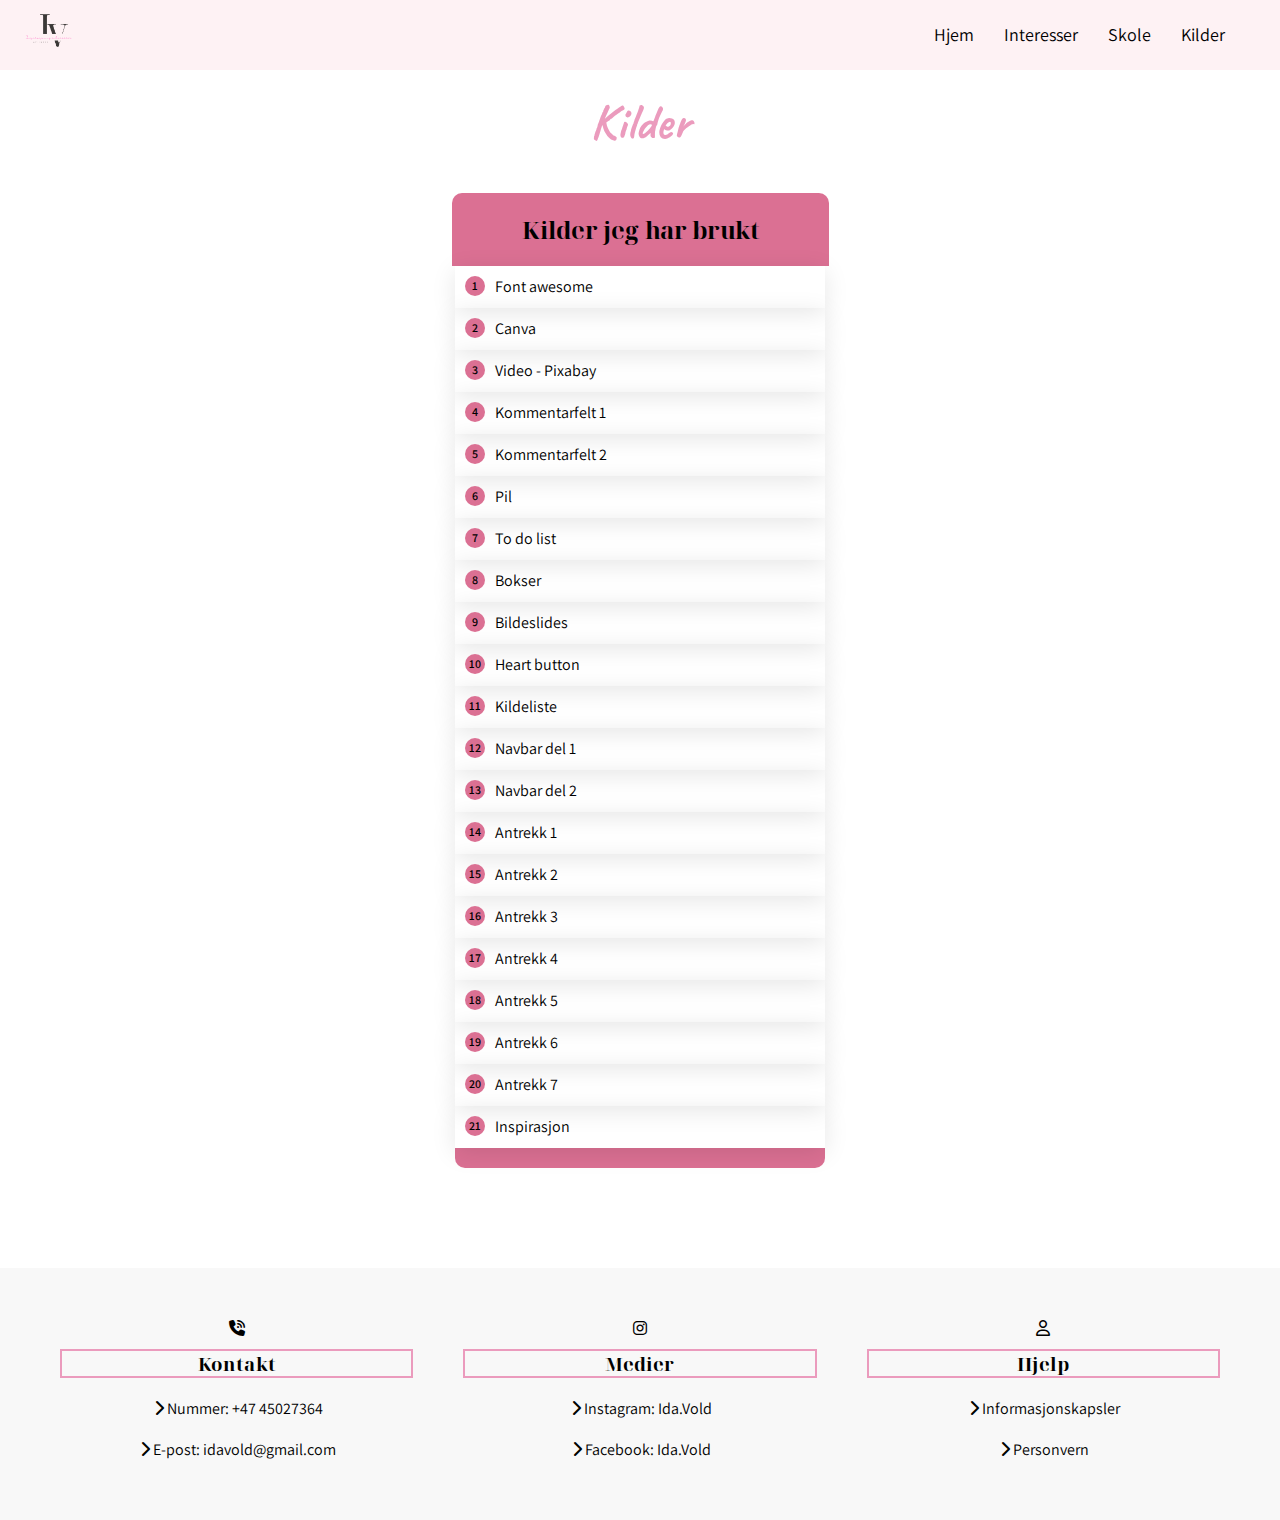
<file: kilder.html>
<!DOCTYPE html>
<html lang="no">
<head>
    <meta charset="UTF-8">
    <meta http-equiv="X-UA-Compatible" content="IE=edge">
    <meta name="viewport" content="width=device-width, initial-scale=1.0">
    <link rel="stylesheet" href="https://cdnjs.cloudflare.com/ajax/libs/font-awesome/6.2.0/css/all.min.css">
    <link rel="stylesheet" href="https://cdnjs.cloudflare.com/ajax/libs/font-awesome/6.4.0/css/all.min.css" integrity="sha512-iecdLmaskl7CVkqkXNQ/ZH/XLlvWZOJyj7Yy7tcenmpD1ypASozpmT/E0iPtmFIB46ZmdtAc9eNBvH0H/ZpiBw==" crossorigin="anonymous" referrerpolicy="no-referrer" />
    <link rel="stylesheet" href="style.css">
    <title>Idas blogg</title>
</head>
<body>
    <header>
        <nav>
            <div class="logo"> <img src="./Bilder/logo.png" alt="logo"></div>
            <label for="btn" class="icon">
                <span class="fa fa-bars"></span> <!-- logo for hamburgermeny -->
            </label> <!-- man bruker label og input ved innskrivningsfelt, men i dette tilfelle handler deg om at når man 
            klikker på et element vil noe dukke opp -->
        <input type="checkbox" id="btn">
            <div>
                <ul> 
                    <li> <a href="index.html">Hjem</a></li> <!-- lager lister for hver undernettside -->
                    <li>
                        <label for="btn-1" class="show">Interesser +</label>
                        <a href="#">Interesser</a>
                        <input type="checkbox" id="btn-1">
                        <ul>
                            <li><a href="./Interesser/reise.html">Reise</a></li>
                            <li><a href="./Interesser/mote.html">Mote</a></li>
                        </ul>
                    </li>
    
                    <li>
                        <label for="btn-2" class="show">Skole +</label>
                        <a href="#">Skole</a>
                        <input type="checkbox" id="btn-2">
                        <ul>
                            <li><a href="./Skole/tdl.html">To do list</a></li>
                            <li><a href="./Skole/regnespill.html">Regnespill</a></li>
                        </ul>
                    </li>
    
                    <li><a href="kilder.html">Kilder</a></li>
                </ul>
            </div>
        </nav>
    </header>

    <main class="kilder">
        <h1>Kilder</h1>
        <div class="kildeBoks">
            <h2>Kilder jeg har brukt</h2>
            <ul>
                <li><span>1</span>Font awesome</li>
                <li><span>2</span>Canva</li>
                <li><span>3</span>Video - Pixabay</li>
                <li><span>4</span><a href="https://www.youtube.com/watch?v=UqO0XvtYUNw">Kommentarfelt 1</a></li>
                <li><span>5</span><a href="https://www.youtube.com/watch?v=r4RQ38EoLds">Kommentarfelt 2</a></li>
                <li><span>6</span><a href="https://www.youtube.com/watch?v=dvtDGyftss0">Pil</a></li>
                <li><span>7</span><a href="https://www.youtube.com/watch?v=Ttf3CEsEwMQ&t=2333s">To do list</a></li>
                <li><span>8</span><a href="https://www.youtube.com/watch?v=oYRda7UtuhA">Bokser</a></li>
                <li><span>9</span><a href="https://www.youtube.com/watch?v=7HPsdVQhpRw&t=1463s">Bildeslides</a></li>
                <li><span>10</span><a href="https://www.youtube.com/watch?v=SyJpIslgOWc">Heart button</a></li>
                <li><span>11</span><a href="https://www.youtube.com/watch?v=u_xNgzzfaM8">Kildeliste</a></li>
                <li><span>12</span><a href="https://www.youtube.com/watch?v=Iyx_809qwoc&t=246s">Navbar del 1</a></li>
                <li><span>13</span><a href="https://www.youtube.com/watch?v=1NC8G_zWDJY">Navbar del 2</a></li>
                <li><span>14</span><a href="https://www.pinterest.ca/pin/584623595397432827/">Antrekk 1</a></li>
                <li><span>15</span><a href="https://www.pinterest.ca/pin/584623595396860497/">Antrekk 2</a></li>
                <li><span>16</span><a href="https://www.pinterest.ca/pin/584623595396731166/">Antrekk 3</a></li>
                <li><span>17</span><a href="https://www.pinterest.ca/pin/584623595394650412/">Antrekk 4</a></li>
                <li><span>18</span><a href="https://www.pinterest.ca/pin/584623595385248114/">Antrekk 5</a></li>
                <li><span>19</span><a href="https://www.pinterest.ca/pin/584623595384708027/">Antrekk 6</a></li>
                <li><span>20</span><a href="https://www.pinterest.ca/pin/584623595387515668/">Antrekk 7</a></li>
                <li><span>21</span><a href="https://gkcarolina.github.io/blogg/index.html">Inspirasjon</a></li>            
            </ul>
        </div>
    <a class="gotopbtn" href="#"><i class="fa-solid fa-arrow-up"></i></a>

    </main>

    <footer>
        <div class="foot">
            <i class="fa-solid fa-phone-volume"></i>
            <h3>Kontakt</h3>
            <p><i class="fa-solid fa-chevron-up fa-rotate-90"></i>Nummer: +47 45027364</p>
            <p><i class="fa-solid fa-chevron-up fa-rotate-90"></i>E-post: idavold@gmail.com</p>
        </div>
        <div class="foot">
            <i class="fa-brands fa-instagram"></i>
            <h3>Medier</h3>
            <p><i class="fa-solid fa-chevron-up fa-rotate-90"></i><a href="https://www.instagram.com/">Instagram: Ida.Vold</a></p>
            <p><i class="fa-solid fa-chevron-up fa-rotate-90"></i><a href="https://nb-no.facebook.com/">Facebook: Ida.Vold</a></p>
            </div>
        <div class="foot">
            <i class="fa-regular fa-user"></i>
            <h3>Hjelp</h3>
            <p><i class="fa-solid fa-chevron-up fa-rotate-90"></i><a href="https://www.datatilsynet.no/personvern-pa-ulike-omrader/internett-og-apper/cookies/">Informasjonskapsler</a></p>
            <p><i class="fa-solid fa-chevron-up fa-rotate-90"></i><a href="https://www.datatilsynet.no/rettigheter-og-plikter/hva-er-personvern/">Personvern</a></p>
        </div>
    </footer>
    </section>
    
    
    <script src="script.js"></script>   
    </body>
</file>
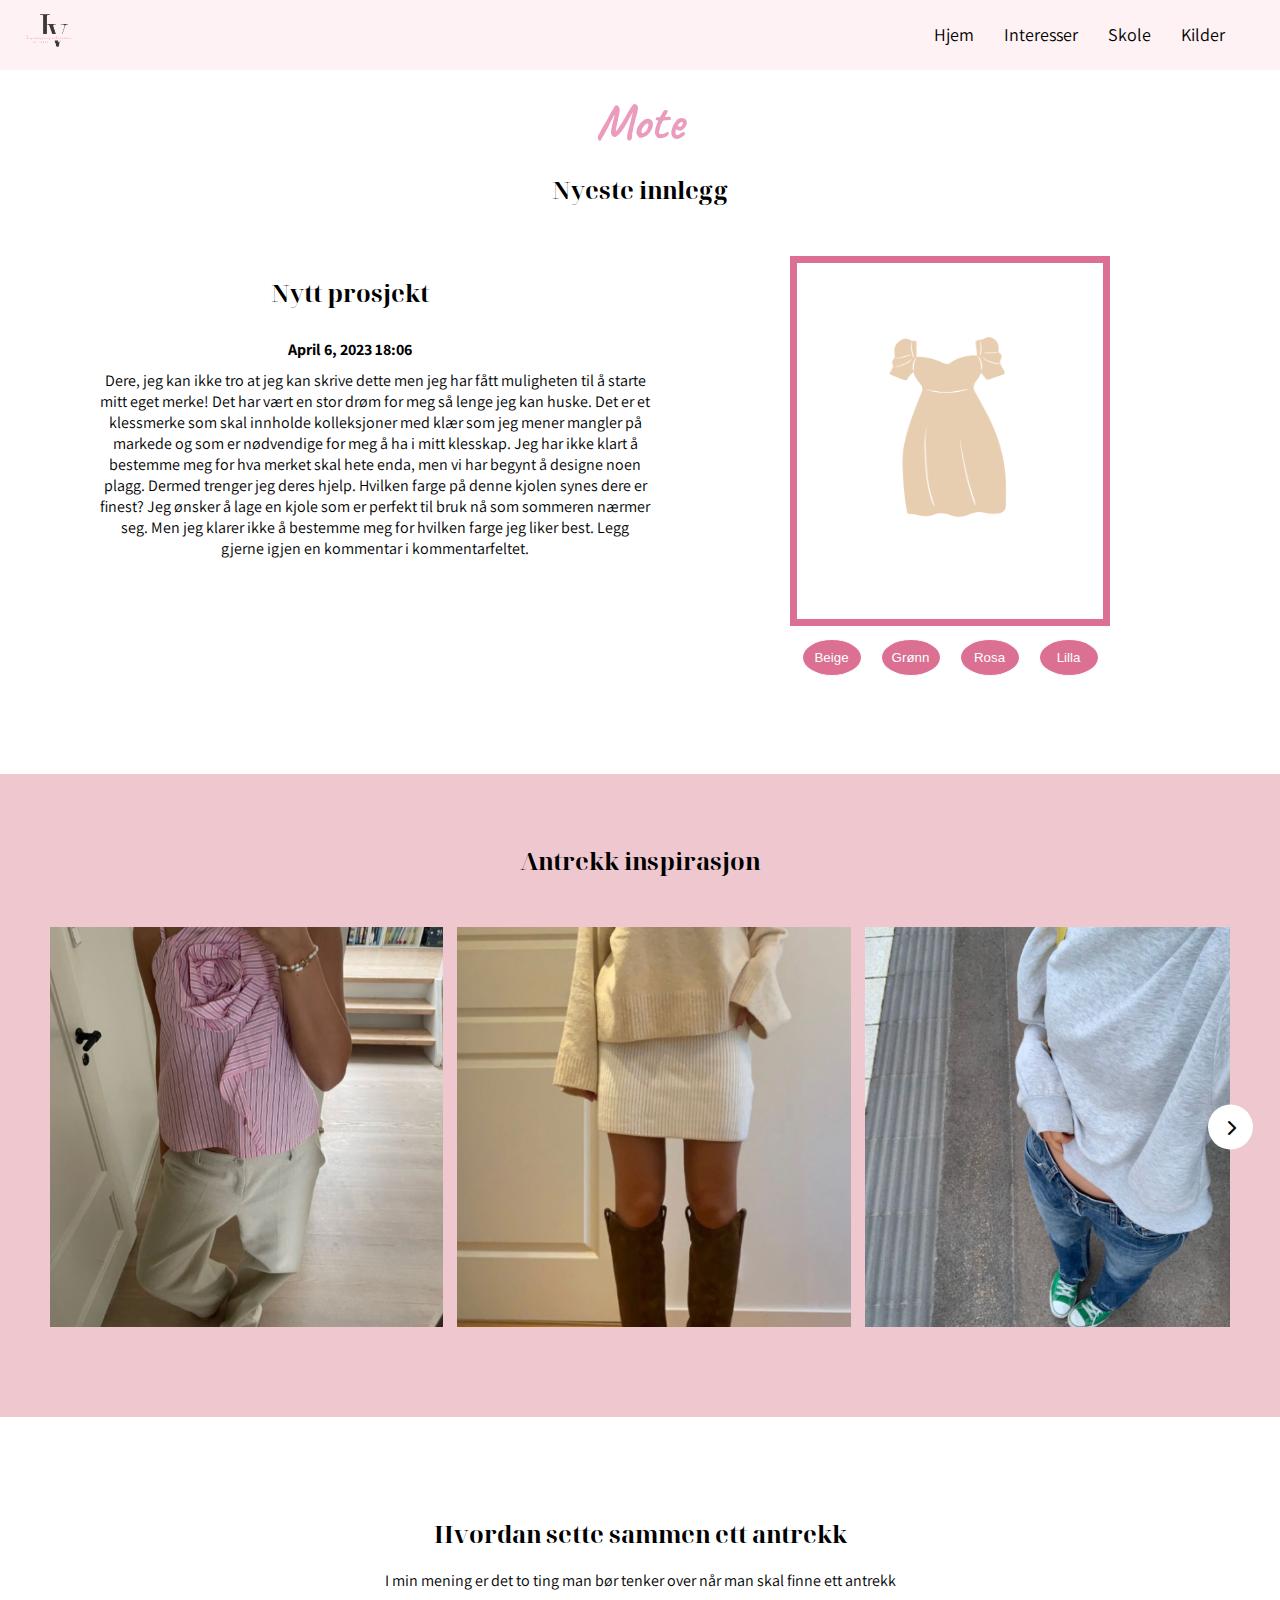
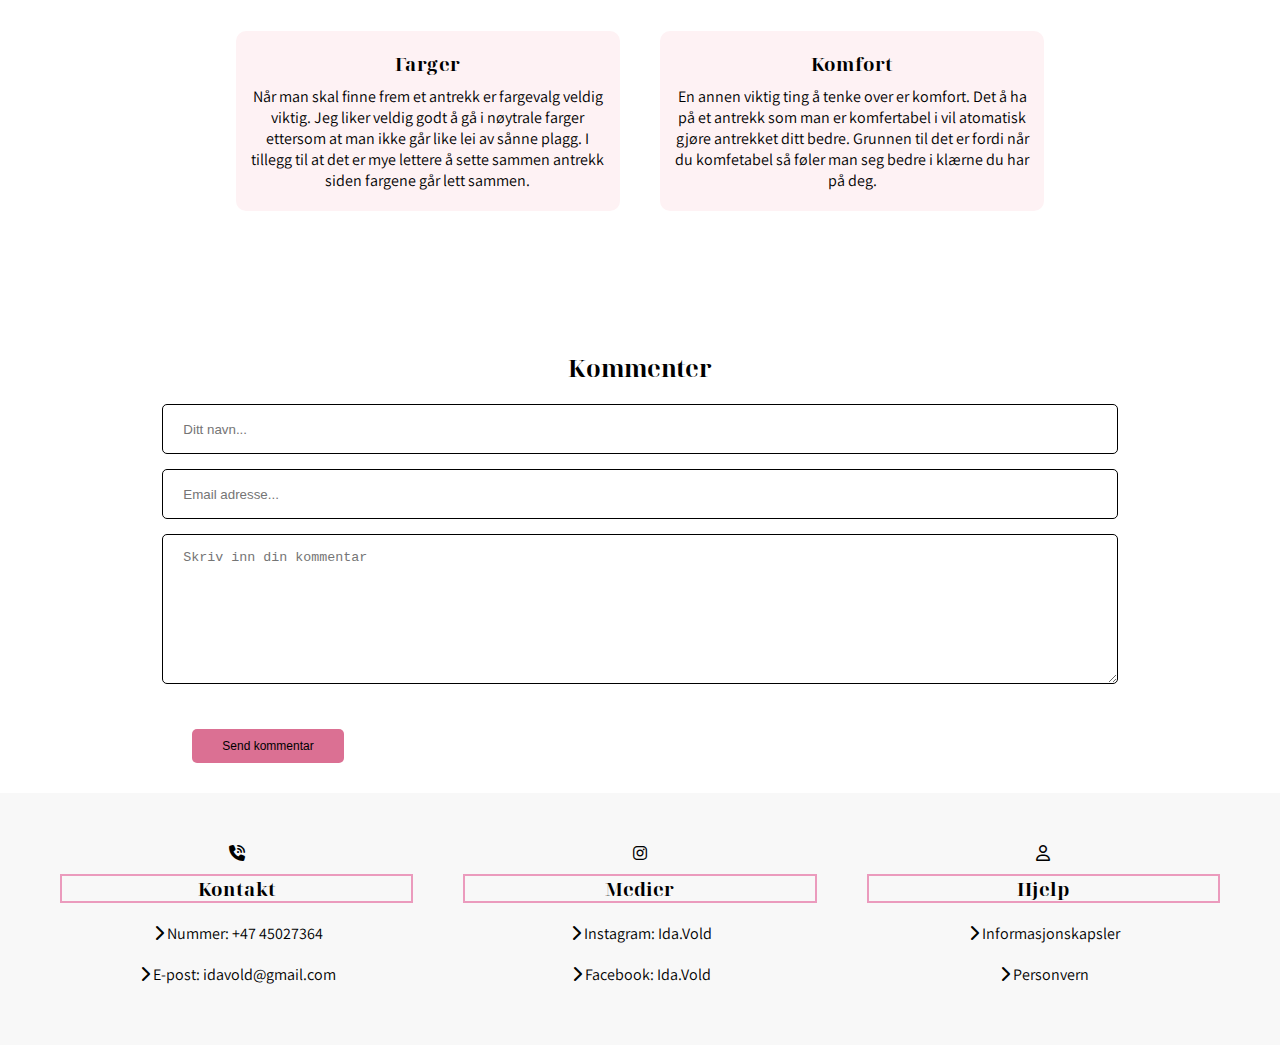
<file: Interesser/mote.html>
<!DOCTYPE html>
<html lang="no">
<head>
    <meta charset="UTF-8">
    <meta http-equiv="X-UA-Compatible" content="IE=edge">
    <meta name="viewport" content="width=device-width, initial-scale=1.0">
    <link rel="stylesheet" href="https://cdnjs.cloudflare.com/ajax/libs/font-awesome/6.2.0/css/all.min.css">
    <link rel="stylesheet" href="https://cdnjs.cloudflare.com/ajax/libs/font-awesome/6.4.0/css/all.min.css" integrity="sha512-iecdLmaskl7CVkqkXNQ/ZH/XLlvWZOJyj7Yy7tcenmpD1ypASozpmT/E0iPtmFIB46ZmdtAc9eNBvH0H/ZpiBw==" crossorigin="anonymous" referrerpolicy="no-referrer" />
    <link rel="stylesheet" href="../style.css">
    <title>Idas blogg</title>
</head>
<body>
    <header>
        <nav>
            <div class="logo"> <img src="../Bilder/logo.png" alt="logo"></div>
            <label for="btn" class="icon">
                <span class="fa fa-bars"></span> <!-- logo for hamburgermeny -->
            </label> <!-- man bruker label og input ved innskrivningsfelt, men i dette tilfelle handler deg om at når man 
            klikker på et element vil noe dukke opp -->
        <input type="checkbox" id="btn">
            <div>
                <ul> 
                    <li> <a href="../index.html">Hjem</a></li> <!-- lager lister for hver undernettside -->
                    <li>
                        <label for="btn-1" class="show">Interesser +</label>
                        <a href="#">Interesser</a>
                        <input type="checkbox" id="btn-1">
                        <ul>
                            <li><a href="reise.html">Reise</a></li>
                            <li><a href="mote.html">Mote</a></li>
                        </ul>
                    </li>
    
                    <li>
                        <label for="btn-2" class="show">Skole +</label>
                        <a href="#">Skole</a>
                        <input type="checkbox" id="btn-2">
                        <ul>
                            <li><a href="../Skole/tdl.html">To do list</a></li>
                            <li><a href="../Skole/regnespill.html">Regnespill</a></li>
                        </ul>
                    </li>
    
                    <li><a href="../kilder.html">Kilder</a></li>
                </ul>
            </div>
        </nav>
    </header>

    <main>
        <h1>Mote</h1>
        <h2>Nyeste innlegg</h2>

        <section class="nytt-prosjekt">
        <div>
            <div>
                <h2>Nytt prosjekt</h2>
                <h4>April 6, 2023 18:06</h4>
            </div>
            <p>
                Dere, jeg kan ikke tro at jeg kan skrive dette men jeg har fått muligheten til å starte mitt eget merke! Det har vært en stor drøm for meg
                så lenge jeg kan huske. Det er et klessmerke som skal innholde kolleksjoner med klær som jeg mener mangler på markede og som er nødvendige
                for meg å ha i mitt klesskap. 
                Jeg har ikke klart å bestemme meg for hva merket skal hete enda, men vi har begynt å designe noen plagg. Dermed trenger jeg deres hjelp. 
                Hvilken farge på denne kjolen synes dere er finest? Jeg ønsker å lage en kjole som er perfekt til bruk nå som sommeren nærmer seg. Men jeg 
                klarer ikke å bestemme meg for hvilken farge jeg liker best. Legg gjerne igjen en kommentar i kommentarfeltet. 
            </p>
        </div>

            <div>
                <div>
                 <img src="./Bilder og video/kjoleB.png" alt="Beige kjole" class="imgKjole">
                </div>
            <div>
            <button data-bilde="./Bilder og video/kjoleB.png" class="beige">Beige</button>
            <button data-bilde="./Bilder og video/kjoleG.png" class="grønn">Grønn</button>
            <button data-bilde="./Bilder og video/kjoleR.png" class="rosa">Rosa</button>
            <button data-bilde="./Bilder og video/kjoleL.png" class="lilla">Lilla</button>
            </div>
            </div>
        </section>

        <section class="bakgrunn">
        <h2>Antrekk inspirasjon</h2>
        <section class="bildeSlide">
            <div class="wrapper">
                <i id="left" class="fa-solid fa-angle-left"></i>
                <div class="carousel">
                    <img src="./Bilder og video/antrekk6.png" alt="Antrekk" draggable="false">
                    <img src="./Bilder og video/antrekk2.png" alt="Antrekk" draggable="false">
                    <img src="./Bilder og video/antrekk3.png" alt="Antrekk" draggable="false">
                    <img src="./Bilder og video/antrekk4.png" alt="Antrekk" draggable="false">
                    <img src="./Bilder og video/antrekk5.png" alt="Antrekk" draggable="false">
                    <img src="./Bilder og video/antrekk1.png" alt="Antrekk" draggable="false">
                    <img src="./Bilder og video/antrekk7.png" alt="Antrekk" draggable="false">
                </div>
                <i id="right" class="fa-solid fa-chevron-right"></i>
            </div>
        </section>
    </section>
       
   
    <section class="antrekkTips">
        <h2>Hvordan sette sammen ett antrekk</h2>
        <p>I min mening er det to ting man bør tenker over når man skal finne ett antrekk</p>
        <div class="row">
            <div class="tips">
                <h3>Farger</h3>
                <p>Når man skal finne frem et antrekk er fargevalg veldig viktig. Jeg liker veldig godt å gå i nøytrale farger ettersom at
                    man ikke går like lei av sånne plagg. I tillegg til at det er mye lettere å sette sammen antrekk siden fargene går lett sammen.
                </p>
            </div>
            <div class="tips">
                <h3>Komfort</h3>
                <p>En annen viktig ting å tenke over er komfort. Det å ha på et antrekk som man er komfertabel i vil atomatisk 
                    gjøre antrekket ditt bedre. Grunnen til det er fordi når du komfetabel så føler man seg bedre i klærne du har på deg. 
                </p>
            </div>
        </div>
    </section>
       
    <a class="gotopbtn" href="#"><i class="fa-solid fa-arrow-up"></i></a>

    <section>
        <div class="kommentarfelt">
            <h2>Kommenter</h2>
          <form action="https://formsubmit.co/idavold05@gmail.com" method="POST"> 
                <input type="text" class="brukerNavn" required name="full_name" placeholder="Ditt navn...">
                <input type="email" name="email" class="email" required placeholder="Email adresse...">
                <textarea name="comment" class="kommentar" cols="30" rows="10" placeholder="Skriv inn din kommentar"></textarea>
                <button type="submit">Send kommentar</button>
            </form>
        </div>
    </section>

    </main>

    <footer>
        <div class="foot">
            <i class="fa-solid fa-phone-volume"></i>
            <h3>Kontakt</h3>
            <p><i class="fa-solid fa-chevron-up fa-rotate-90"></i>Nummer: +47 45027364</p>
            <p><i class="fa-solid fa-chevron-up fa-rotate-90"></i>E-post: idavold@gmail.com</p>
        </div>
        <div class="foot">
            <i class="fa-brands fa-instagram"></i>
            <h3>Medier</h3>
            <p><i class="fa-solid fa-chevron-up fa-rotate-90"></i><a href="https://www.instagram.com/">Instagram: Ida.Vold</a></p>
            <p><i class="fa-solid fa-chevron-up fa-rotate-90"></i><a href="https://nb-no.facebook.com/">Facebook: Ida.Vold</a></p>
            </div>
        <div class="foot">
            <i class="fa-regular fa-user"></i>
            <h3>Hjelp</h3>
            <p><i class="fa-solid fa-chevron-up fa-rotate-90"></i><a href="https://www.datatilsynet.no/personvern-pa-ulike-omrader/internett-og-apper/cookies/">Informasjonskapsler</a></p>
            <p><i class="fa-solid fa-chevron-up fa-rotate-90"></i><a href="https://www.datatilsynet.no/rettigheter-og-plikter/hva-er-personvern/">Personvern</a></p>
        </div>
    </footer>
    </section>
    
    <script>
        //bytting av bilder
    let rosa = document.querySelector(".rosa")
    let beige = document.querySelector(".beige")
    let gronn = document.querySelector(".grønn")
    let lilla = document.querySelector(".lilla")
    let imgKjole = document.querySelector(".imgKjole")

    rosa.addEventListener("click", skiftbilde)  
    beige.addEventListener("click", skiftbilde)
    gronn.addEventListener("click", skiftbilde)
    lilla.addEventListener("click", skiftbilde)

    function skiftbilde(evt){
        let button = evt.target
        let kjoleBilde = button.getAttribute("data-bilde")
        imgKjole.src = kjoleBilde
    } 
    </script>

    <script src="../script.js"></script>
    <script src="./script.js"></script>   
</body>
</file>
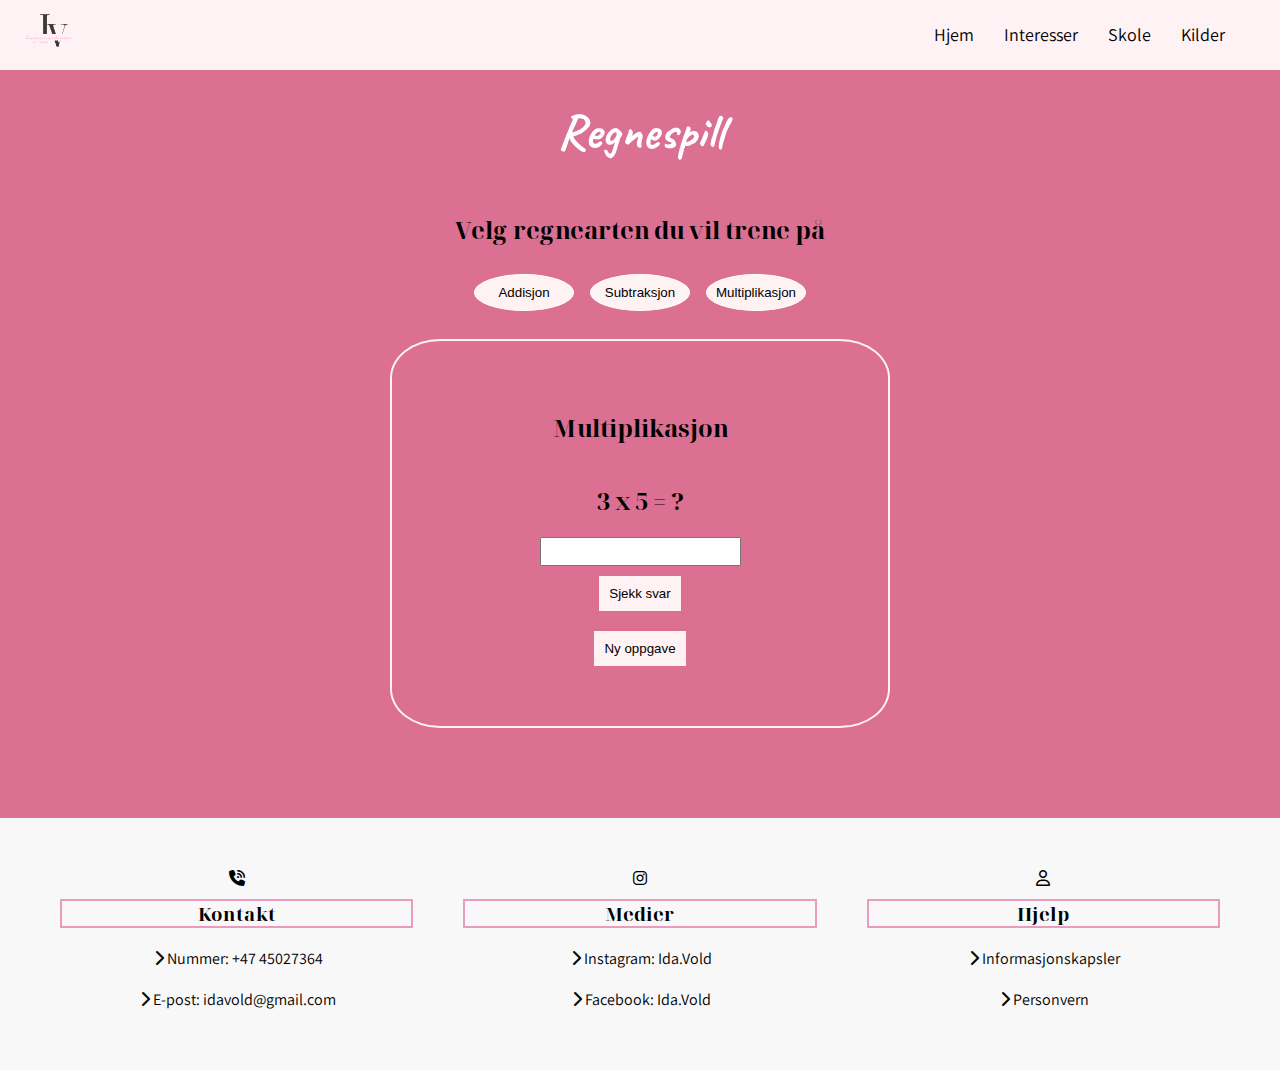
<file: Skole/multiplikasjon.html>
<!DOCTYPE html>
<html lang="no">
<head>
    <meta charset="UTF-8">
    <meta http-equiv="X-UA-Compatible" content="IE=edge">
    <meta name="viewport" content="width=device-width, initial-scale=1.0">
    <link rel="stylesheet" href="https://cdnjs.cloudflare.com/ajax/libs/font-awesome/6.2.0/css/all.min.css">
    <link rel="stylesheet" href="https://cdnjs.cloudflare.com/ajax/libs/font-awesome/6.4.0/css/all.min.css" integrity="sha512-iecdLmaskl7CVkqkXNQ/ZH/XLlvWZOJyj7Yy7tcenmpD1ypASozpmT/E0iPtmFIB46ZmdtAc9eNBvH0H/ZpiBw==" crossorigin="anonymous" referrerpolicy="no-referrer" />
    <link rel="stylesheet" href="../style.css">
    <title>Idas blogg</title>
</head>
<body>
    <header>
        <nav>
            <div class="logo"> <img src="../Bilder/logo.png" alt="logo"></div>
            <label for="btn" class="icon">
                <span class="fa fa-bars"></span> <!-- logo for hamburgermeny -->
            </label> <!-- man bruker label og input ved innskrivningsfelt, men i dette tilfelle handler deg om at når man 
            klikker på et element vil noe dukke opp -->
        <input type="checkbox" id="btn">
            <div>
                <ul> 
                    <li> <a href="../index.html">Hjem</a></li> <!-- lager lister for hver undernettside -->
                    <li>
                        <label for="btn-1" class="show">Interesser +</label>
                        <a href="#">Interesser</a>
                        <input type="checkbox" id="btn-1">
                        <ul>
                            <li><a href="../Interesser/reise.html">Reise</a></li>
                            <li><a href="../Interesser/mote.html">Mote</a></li>
                        </ul>
                    </li>
    
                    <li>
                        <label for="btn-2" class="show">Skole +</label>
                        <a href="#">Skole</a>
                        <input type="checkbox" id="btn-2">
                        <ul>
                            <li><a href="tdl.html">To do list</a></li>
                            <li><a href="regnespill.html">Regnespill</a></li>
                        </ul>
                    </li>
    
                    <li><a href="../kilder.html">Kilder</a></li>
                </ul>
            </div>
        </nav>
    </header>

    <main class="regnespill">
        <h1>Regnespill</h1>
        <h2>Velg regnearten du vil trene på</h2>
        <div class="regnearter">
                <button><a href="regnespill.html">Addisjon</a></button>
                <button><a href="subtraksjon.html">Subtraksjon</a></button>
                <button><a href="multiplikasjon.html">Multiplikasjon</a></button>
        </div>

        <section>
            <h2 class="rA">Multiplikasjon</h2>
            <h2 id="oppgave">4 x 7 = ?</h2>
        
            <input type="number" id="svar">
            <button id="sjekk">Sjekk svar</button>
            <button id="ny_oppgave">Ny oppgave</button>
    
            <p id="resultat"></p>
            <p id="poeng"></p>
        </section>
    
    <a class="gotopbtn" href="#"><i class="fa-solid fa-arrow-up"></i></a>

    </main>

    <footer>
        <div class="foot">
            <i class="fa-solid fa-phone-volume"></i>
            <h3>Kontakt</h3>
            <p><i class="fa-solid fa-chevron-up fa-rotate-90"></i>Nummer: +47 45027364</p>
            <p><i class="fa-solid fa-chevron-up fa-rotate-90"></i>E-post: idavold@gmail.com</p>
        </div>
        <div class="foot">
            <i class="fa-brands fa-instagram"></i>
            <h3>Medier</h3>
            <p><i class="fa-solid fa-chevron-up fa-rotate-90"></i><a href="https://www.instagram.com/">Instagram: Ida.Vold</a></p>
            <p><i class="fa-solid fa-chevron-up fa-rotate-90"></i><a href="https://nb-no.facebook.com/">Facebook: Ida.Vold</a></p>
            </div>
        <div class="foot">
            <i class="fa-regular fa-user"></i>
            <h3>Hjelp</h3>
            <p><i class="fa-solid fa-chevron-up fa-rotate-90"></i><a href="https://www.datatilsynet.no/personvern-pa-ulike-omrader/internett-og-apper/cookies/">Informasjonskapsler</a></p>
            <p><i class="fa-solid fa-chevron-up fa-rotate-90"></i><a href="https://www.datatilsynet.no/rettigheter-og-plikter/hva-er-personvern/">Personvern</a></p>
        </div>
    </footer>
    </section>
    
    
    <script src="../script.js"></script>
    <script src="regnespill.js"></script>

   
    </body>
</file>
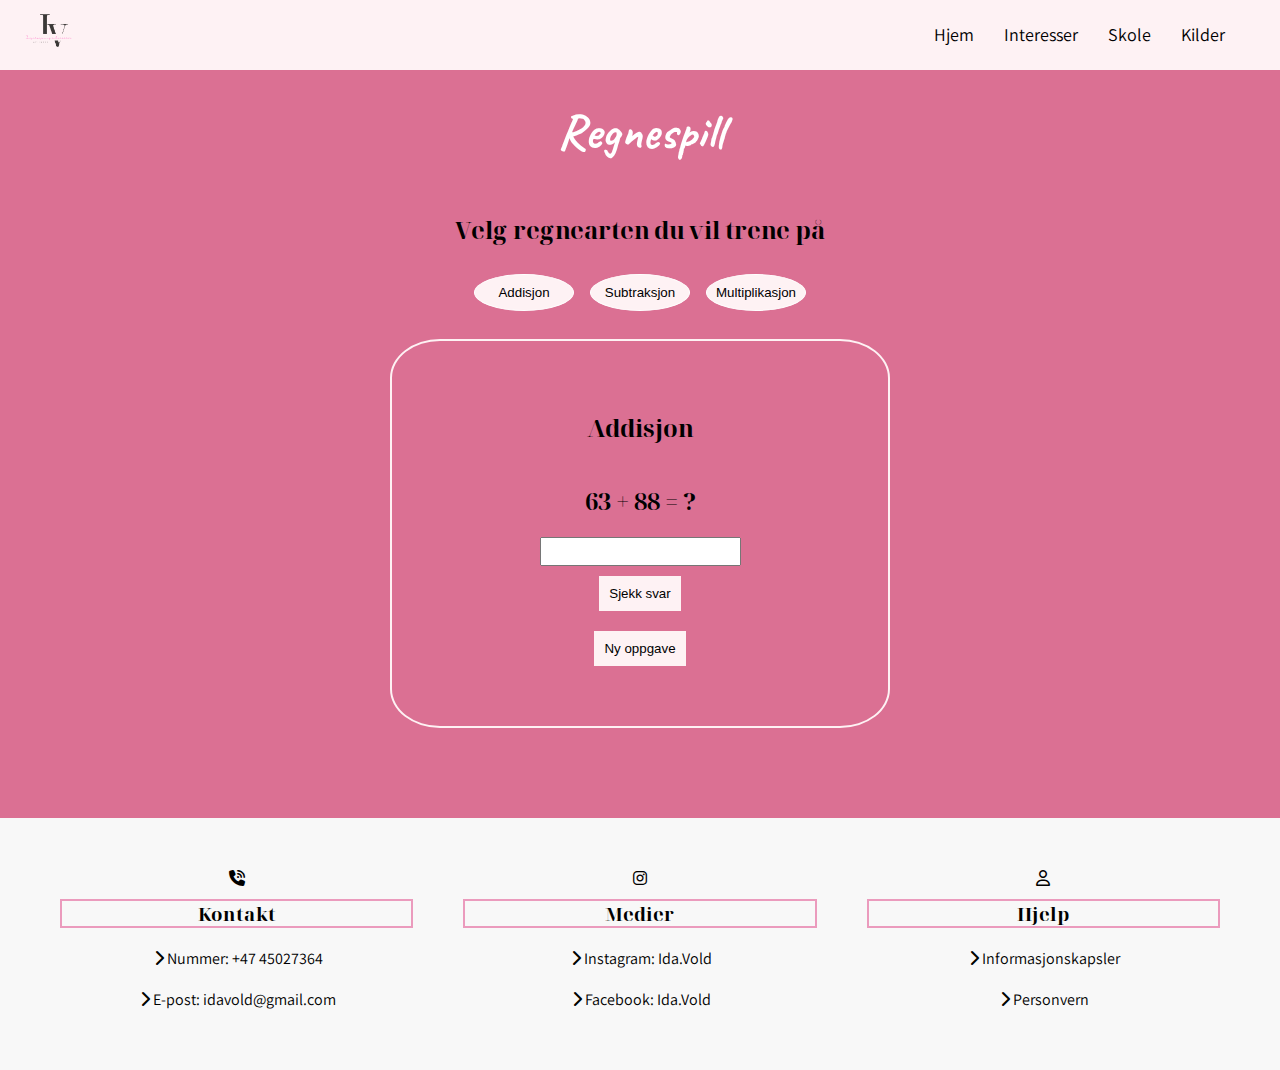
<file: Skole/regnespill.html>
<!DOCTYPE html>
<html lang="no">
<head>
    <meta charset="UTF-8">
    <meta http-equiv="X-UA-Compatible" content="IE=edge">
    <meta name="viewport" content="width=device-width, initial-scale=1.0">
    <link rel="stylesheet" href="https://cdnjs.cloudflare.com/ajax/libs/font-awesome/6.2.0/css/all.min.css">
    <link rel="stylesheet" href="https://cdnjs.cloudflare.com/ajax/libs/font-awesome/6.4.0/css/all.min.css" integrity="sha512-iecdLmaskl7CVkqkXNQ/ZH/XLlvWZOJyj7Yy7tcenmpD1ypASozpmT/E0iPtmFIB46ZmdtAc9eNBvH0H/ZpiBw==" crossorigin="anonymous" referrerpolicy="no-referrer" />
    <link rel="stylesheet" href="../style.css">
    <title>Idas blogg</title>
</head>
<body>
    <header>
        <nav>
            <div class="logo"> <img src="../Bilder/logo.png" alt="logo"></div>
            <label for="btn" class="icon">
                <span class="fa fa-bars"></span> <!-- logo for hamburgermeny -->
            </label> <!-- man bruker label og input ved innskrivningsfelt, men i dette tilfelle handler deg om at når man 
            klikker på et element vil noe dukke opp -->
        <input type="checkbox" id="btn">
            <div>
                <ul> 
                    <li> <a href="../index.html">Hjem</a></li> <!-- lager lister for hver undernettside -->
                    <li>
                        <label for="btn-1" class="show">Interesser +</label>
                        <a href="#">Interesser</a>
                        <input type="checkbox" id="btn-1">
                        <ul>
                            <li><a href="../Interesser/reise.html">Reise</a></li>
                            <li><a href="../Interesser/mote.html">Mote</a></li>
                        </ul>
                    </li>
    
                    <li>
                        <label for="btn-2" class="show">Skole +</label>
                        <a href="#">Skole</a>
                        <input type="checkbox" id="btn-2">
                        <ul>
                            <li><a href="tdl.html">To do list</a></li>
                            <li><a href="regnespill.html">Regnespill</a></li>
                        </ul>
                    </li>
    
                    <li><a href="../kilder.html">Kilder</a></li>
                </ul>
            </div>
        </nav>
    </header>

    <main class="regnespill">
        <h1>Regnespill</h1>
        <h2>Velg regnearten du vil trene på</h2>
        <div class="regnearter">
                <button><a href="regnespill.html">Addisjon</a></button>
                <button><a href="subtraksjon.html">Subtraksjon</a></button>
                <button><a href="multiplikasjon.html">Multiplikasjon</a></button>
        </div>

        <section>
            <h2 class="rA">Addisjon</h2>
            <h2 id="oppgave">4 x 7 = ?</h2>
        
            <input type="number" id="svar">
            <button id="sjekk">Sjekk svar</button>
            <button id="ny_oppgave">Ny oppgave</button>
    
            <p id="resultat"></p>
            <p id="poeng"></p>
        </section>
      
    <a class="gotopbtn" href="#"><i class="fa-solid fa-arrow-up"></i></a>

    </main>

    <footer>
        <div class="foot">
            <i class="fa-solid fa-phone-volume"></i>
            <h3>Kontakt</h3>
            <p><i class="fa-solid fa-chevron-up fa-rotate-90"></i>Nummer: +47 45027364</p>
            <p><i class="fa-solid fa-chevron-up fa-rotate-90"></i>E-post: idavold@gmail.com</p>
        </div>
        <div class="foot">
            <i class="fa-brands fa-instagram"></i>
            <h3>Medier</h3>
            <p><i class="fa-solid fa-chevron-up fa-rotate-90"></i><a href="https://www.instagram.com/">Instagram: Ida.Vold</a></p>
            <p><i class="fa-solid fa-chevron-up fa-rotate-90"></i><a href="https://nb-no.facebook.com/">Facebook: Ida.Vold</a></p>
            </div>
        <div class="foot">
            <i class="fa-regular fa-user"></i>
            <h3>Hjelp</h3>
            <p><i class="fa-solid fa-chevron-up fa-rotate-90"></i><a href="https://www.datatilsynet.no/personvern-pa-ulike-omrader/internett-og-apper/cookies/">Informasjonskapsler</a></p>
            <p><i class="fa-solid fa-chevron-up fa-rotate-90"></i><a href="https://www.datatilsynet.no/rettigheter-og-plikter/hva-er-personvern/">Personvern</a></p>
        </div>
    </footer>
    </section>
    
    
    <script src="../script.js"></script>
    <script src="regnespill.js"></script>

   
    </body>
</file>
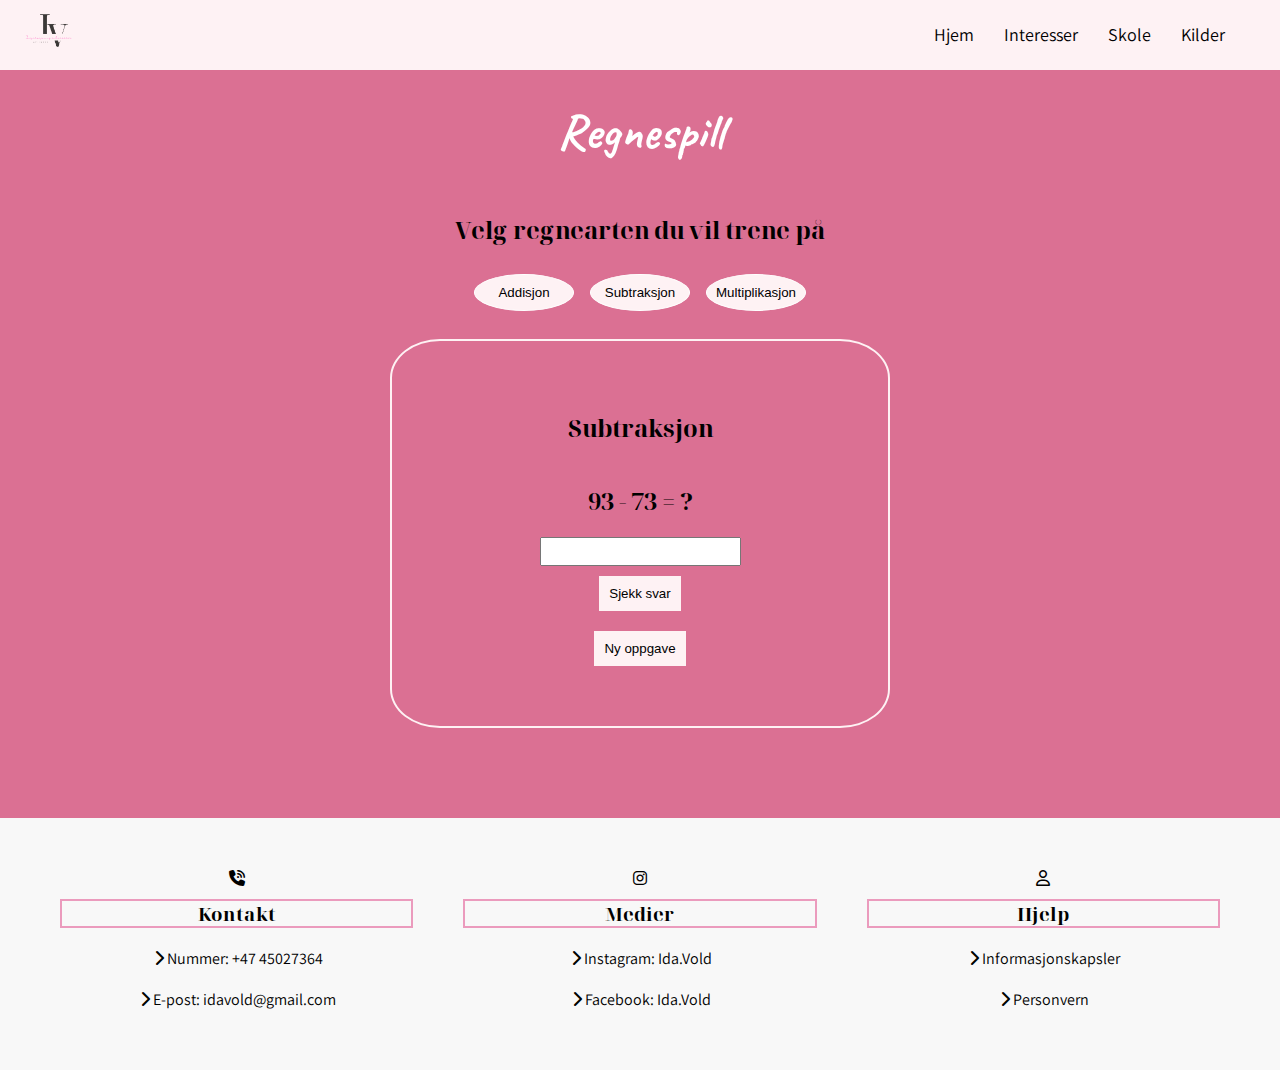
<file: Skole/subtraksjon.html>
<!DOCTYPE html>
<html lang="no">
<head>
    <meta charset="UTF-8">
    <meta http-equiv="X-UA-Compatible" content="IE=edge">
    <meta name="viewport" content="width=device-width, initial-scale=1.0">
    <link rel="stylesheet" href="https://cdnjs.cloudflare.com/ajax/libs/font-awesome/6.2.0/css/all.min.css">
    <link rel="stylesheet" href="https://cdnjs.cloudflare.com/ajax/libs/font-awesome/6.4.0/css/all.min.css" integrity="sha512-iecdLmaskl7CVkqkXNQ/ZH/XLlvWZOJyj7Yy7tcenmpD1ypASozpmT/E0iPtmFIB46ZmdtAc9eNBvH0H/ZpiBw==" crossorigin="anonymous" referrerpolicy="no-referrer" />
    <link rel="stylesheet" href="../style.css">
    <title>Idas blogg</title>
</head>
<body>
    <header>
        <nav>
            <div class="logo"> <img src="../Bilder/logo.png" alt="logo"></div>
            <label for="btn" class="icon">
                <span class="fa fa-bars"></span> <!-- logo for hamburgermeny -->
            </label> <!-- man bruker label og input ved innskrivningsfelt, men i dette tilfelle handler deg om at når man 
            klikker på et element vil noe dukke opp -->
        <input type="checkbox" id="btn">
            <div>
                <ul> 
                    <li> <a href="../index.html">Hjem</a></li> <!-- lager lister for hver undernettside -->
                    <li>
                        <label for="btn-1" class="show">Interesser +</label>
                        <a href="#">Interesser</a>
                        <input type="checkbox" id="btn-1">
                        <ul>
                            <li><a href="../Interesser/reise.html">Reise</a></li>
                            <li><a href="../Interesser/mote.html">Mote</a></li>
                        </ul>
                    </li>
    
                    <li>
                        <label for="btn-2" class="show">Skole +</label>
                        <a href="#">Skole</a>
                        <input type="checkbox" id="btn-2">
                        <ul>
                            <li><a href="tdl.html">To do list</a></li>
                            <li><a href="regnespill.html">Regnespill</a></li>
                        </ul>
                    </li>
    
                    <li><a href="../kilder.html">Kilder</a></li>
                </ul>
            </div>
        </nav>
    </header>

    <main class="regnespill">
        <h1>Regnespill</h1>
        <h2>Velg regnearten du vil trene på</h2>
        <div class="regnearter">
                <button><a href="regnespill.html">Addisjon</a></button>
                <button><a href="subtraksjon.html">Subtraksjon</a></button>
                <button><a href="multiplikasjon.html">Multiplikasjon</a></button>
        </div>

        <section>
            <h2 class="rA">Subtraksjon</h2>
            <h2 id="oppgave">4 x 7 = ?</h2>
        
            <input type="number" id="svar">
            <button id="sjekk">Sjekk svar</button>
            <button id="ny_oppgave">Ny oppgave</button>
    
            <p id="resultat"></p>
            <p id="poeng"></p>
        </section>
      
    <a class="gotopbtn" href="#"><i class="fa-solid fa-arrow-up"></i></a>

    </main>

    <footer>
        <div class="foot">
            <i class="fa-solid fa-phone-volume"></i>
            <h3>Kontakt</h3>
            <p><i class="fa-solid fa-chevron-up fa-rotate-90"></i>Nummer: +47 45027364</p>
            <p><i class="fa-solid fa-chevron-up fa-rotate-90"></i>E-post: idavold@gmail.com</p>
        </div>
        <div class="foot">
            <i class="fa-brands fa-instagram"></i>
            <h3>Medier</h3>
            <p><i class="fa-solid fa-chevron-up fa-rotate-90"></i><a href="https://www.instagram.com/">Instagram: Ida.Vold</a></p>
            <p><i class="fa-solid fa-chevron-up fa-rotate-90"></i><a href="https://nb-no.facebook.com/">Facebook: Ida.Vold</a></p>
            </div>
        <div class="foot">
            <i class="fa-regular fa-user"></i>
            <h3>Hjelp</h3>
            <p><i class="fa-solid fa-chevron-up fa-rotate-90"></i><a href="https://www.datatilsynet.no/personvern-pa-ulike-omrader/internett-og-apper/cookies/">Informasjonskapsler</a></p>
            <p><i class="fa-solid fa-chevron-up fa-rotate-90"></i><a href="https://www.datatilsynet.no/rettigheter-og-plikter/hva-er-personvern/">Personvern</a></p>
        </div>
    </footer>
    </section>
    
    
    <script src="../script.js"></script>
    <script src="regnespill.js"></script>

   
    </body>
</file>
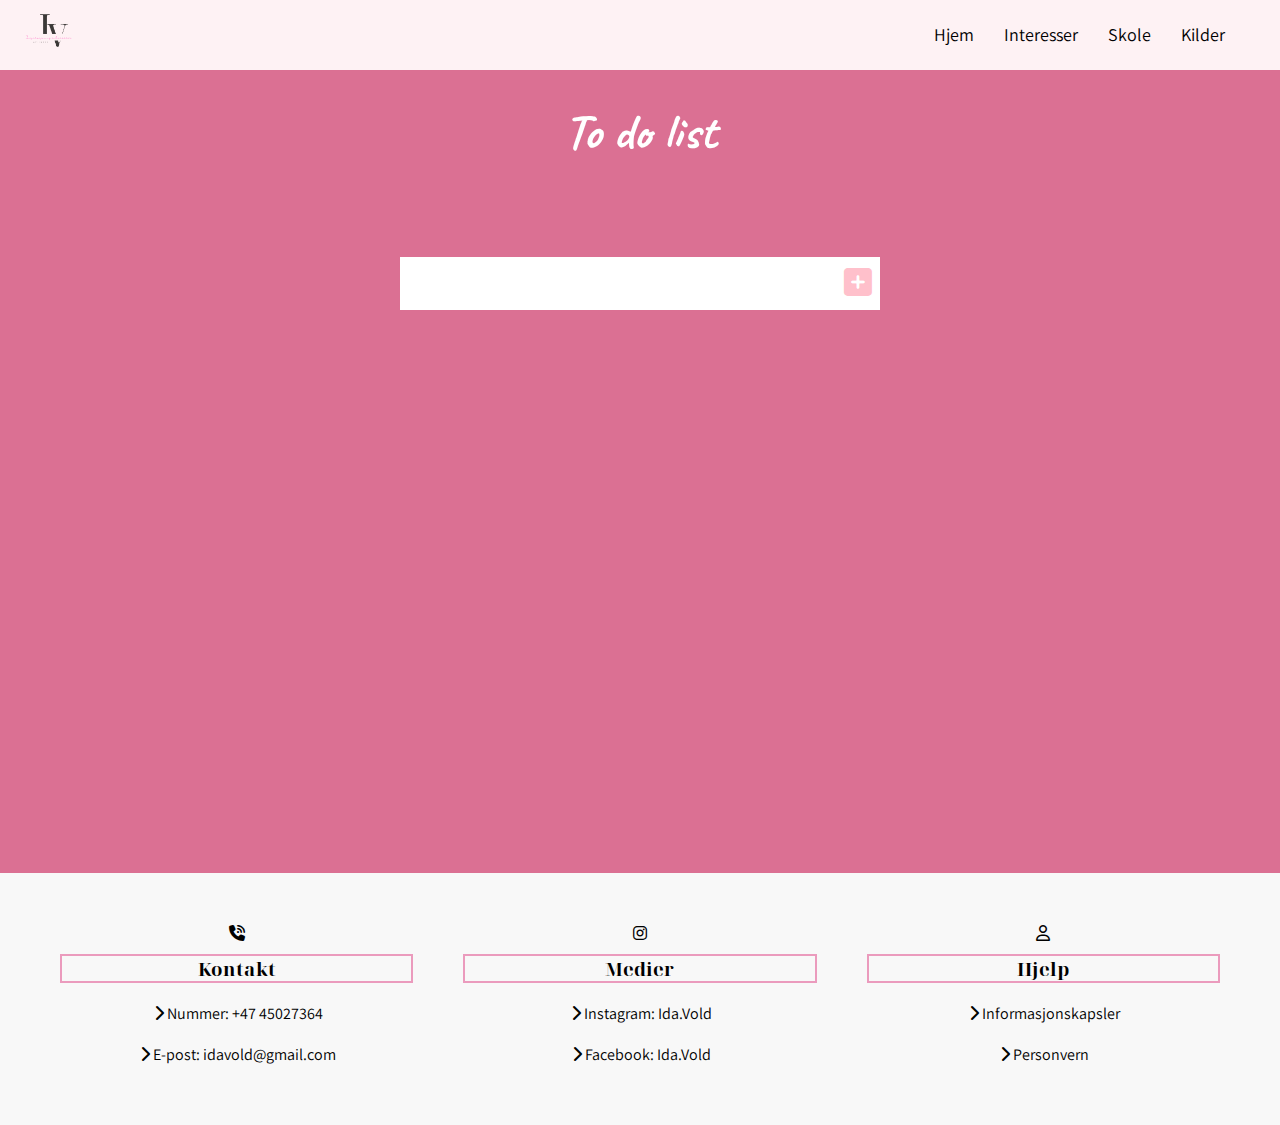
<file: Skole/tdl.html>
<!DOCTYPE html>
<html lang="no">
<head>
    <meta charset="UTF-8">
    <meta http-equiv="X-UA-Compatible" content="IE=edge">
    <meta name="viewport" content="width=device-width, initial-scale=1.0">
    <link rel="stylesheet" href="https://cdnjs.cloudflare.com/ajax/libs/font-awesome/6.2.0/css/all.min.css">
    <link rel="stylesheet" href="https://cdnjs.cloudflare.com/ajax/libs/font-awesome/6.4.0/css/all.min.css" integrity="sha512-iecdLmaskl7CVkqkXNQ/ZH/XLlvWZOJyj7Yy7tcenmpD1ypASozpmT/E0iPtmFIB46ZmdtAc9eNBvH0H/ZpiBw==" crossorigin="anonymous" referrerpolicy="no-referrer" />
    <link rel="stylesheet" href="../style.css">
    <title>Idas blogg</title>
</head>
<body>
    <header>
        <nav>
            <div class="logo"> <img src="../Bilder/logo.png" alt="logo"></div>
            <label for="btn" class="icon">
                <span class="fa fa-bars"></span> <!-- logo for hamburgermeny -->
            </label> <!-- man bruker label og input ved innskrivningsfelt, men i dette tilfelle handler deg om at når man 
            klikker på et element vil noe dukke opp -->
        <input type="checkbox" id="btn">
            <div>
                <ul> 
                    <li> <a href="../index.html">Hjem</a></li> <!-- lager lister for hver undernettside -->
                    <li>
                        <label for="btn-1" class="show">Interesser +</label>
                        <a href="#">Interesser</a>
                        <input type="checkbox" id="btn-1">
                        <ul>
                            <li><a href="../Interesser/reise.html">Reise</a></li>
                            <li><a href="../Interesser/mote.html">Mote</a></li>
                        </ul>
                    </li>
    
                    <li>
                        <label for="btn-2" class="show">Skole +</label>
                        <a href="#">Skole</a>
                        <input type="checkbox" id="btn-2">
                        <ul>
                            <li><a href="tdl.html">To do list</a></li>
                            <li><a href="regnespill.html">Regnespill</a></li>
                        </ul>
                    </li>
    
                    <li><a href="../kilder.html">Kilder</a></li>
                </ul>
            </div>
        </nav>
    </header>

    <main class="todolist">
        <h1>To do list</h1>
        <form>
            <input type="text" class="todo-input">
            <button class="todo-button" type="submit">
                <i class="fas fa-plus-square"></i>
            </button>
        </form>
        <div class="todo-container">
            <ul class="todo-list"></ul>
        </div>
        
    <a class="gotopbtn" href="#"><i class="fa-solid fa-arrow-up"></i></a>

    

    </main>

    <footer>
        <div class="foot">
            <i class="fa-solid fa-phone-volume"></i>
            <h3>Kontakt</h3>
            <p><i class="fa-solid fa-chevron-up fa-rotate-90"></i>Nummer: +47 45027364</p>
            <p><i class="fa-solid fa-chevron-up fa-rotate-90"></i>E-post: idavold@gmail.com</p>
        </div>
        <div class="foot">
            <i class="fa-brands fa-instagram"></i>
            <h3>Medier</h3>
            <p><i class="fa-solid fa-chevron-up fa-rotate-90"></i><a href="https://www.instagram.com/">Instagram: Ida.Vold</a></p>
            <p><i class="fa-solid fa-chevron-up fa-rotate-90"></i><a href="https://nb-no.facebook.com/">Facebook: Ida.Vold</a></p>
            </div>
        <div class="foot">
            <i class="fa-regular fa-user"></i>
            <h3>Hjelp</h3>
            <p><i class="fa-solid fa-chevron-up fa-rotate-90"></i><a href="https://www.datatilsynet.no/personvern-pa-ulike-omrader/internett-og-apper/cookies/">Informasjonskapsler</a></p>
            <p><i class="fa-solid fa-chevron-up fa-rotate-90"></i><a href="https://www.datatilsynet.no/rettigheter-og-plikter/hva-er-personvern/">Personvern</a></p>
        </div>
    </footer>
    </section>
    
    <script src="./tdl.js"></script>
    <script src="../script.js"></script>

   
    </body>
</file>
<file: style.css>
@import url('https://fonts.googleapis.com/css2?family=Assistant:wght@300;400;500&family=Caveat:wght@400;500;600&family=Noto+Serif+Display:ital,wght@0,300;0,400;0,500;1,300&display=swap');
*{
    margin: 0px;
    padding: 0px; 
    box-sizing: border-box; /* gjør at elementer tar hensyn til kantlinjer. Hvis man setter et element til 100 piksler vil de 100 
    piksler innkuldere kantlinjer */
}

html{
    scroll-behavior: smooth;
    font-family: 'Assistant', sans-serif;
}

h2, h3{
    font-family: 'Noto Serif Display', serif;
}

.overskrift{
    font-family: 'Noto Serif Display', serif;
    font-size: 70px;
}

h1{
    font-family: 'Caveat', cursive;
    font-size: 50px;
}

/* forsidebilde */
main .forsidebilde{
    background-image: url(./Bilder/hovedbilde.png);
    background-color: #73304b;
    background-repeat: no-repeat ;
    background-size: cover;
    background-blend-mode: multiply; /* gjør at vi kan ha bakgrunnsfarge over bildet */
    padding-top: 370px;
    padding-bottom: 370px;
    background-attachment: fixed;
    text-align: center;
    font-size: 40px;
}

main .forsidebilde h3{
    color: #efc8cf;
}

/* Navbar */
nav{
    background-color: #FEF2F4;
    color: black;
    display: flex;
    justify-content: space-between;
 }
 

 nav .logo img{
     width: 60px;
     height: 60px;
     margin-left: 20px;
 }

 nav ul{ 
     list-style: none; /* fjerner punkter på lister */
     margin-right: 40px;
     position: relative;  
 }

 nav ul li{
     float: left;
     display: inline-block; /* gjør at elementene kommer ved siden av hverandre  */
     background: #FEF2F4;
 }
 
 nav ul li a{
     color: black;
     text-decoration: none;
     line-height: 70px;
     font-size: 18px;
     padding: 8px 15px;
 }
 
 /* når musen går over interesser eller skole (som er listeelementet li) som har en undermeny (ul) som barn, vil undernettsidene vises.  */
  nav ul li:hover > ul{ 
     opacity: 1; /* gjør at elemnetene vises, opacity:0; gjør at det blir gjemt */
     visibility: visible;
     top: 70px;  
 }
  
 nav ul ul{
     position: absolute; 
     top: 90px; 
     border-top: 3px solid rgb(235, 155, 189);
     opacity: 0;
     visibility: hidden;
     transition: top .3s; /* hvor lang tid undernettsiden skal bruke for å nå toppen */
 }
 
 nav ul ul li{
    position: relative; 
     width: 150px;
     float: none;
     display: list-item; 
 }
 
 nav ul ul li a{
      line-height: 50px; 
 }
 
 .fa-plus{
     margin-left: 40px;
     font-size: 15px;
 }
 
 .show, .icon, #btn, #btn-1, #btn-2{
     display: none; /* ønsker ikke at input, label og hamburgermenyen elementene skal vises på stor skjerm */
 }
 
 /* innledning på hjemsiden */
h1{
    color: rgb(235, 155, 189);
}

h1, h2{
    text-align: center;
    margin: 20px;
 }

.innledning{
     display: grid;
    grid-template-columns: 1fr 1fr;
    grid-gap: 20px;
    margin-left: 60px;
    margin-right: 60px;   
}

.imgKjole{
    width: 320px;
    height: 370px;
    border: solid 7px palevioletred;
}


.nytt-prosjekt button, .regnearter button{
    border-radius: 50%;
    padding: 10px;
    margin: 8px;
    width: 60px;
    background-color: palevioletred;
    border: solid 1px white;
    color: white;
    cursor: pointer;
}

.regnearter button{
    background-color: #FEF2F4;
    width: 100px;
    display: flex;
    justify-content: center;
    align-items: center;
}

.regnearter button a, .kildeBoks a{
    text-decoration: none;
    color: black;
}

.regnearter{
    display: flex;
    justify-content: center;
    align-items: center;
}

.regnespill{
    padding-bottom: 70px;
}

.regnespill, .todolist{
    background-color: palevioletred;
}

.regnespill section{
    max-width: 500px;
    width: 95%;
    margin: 20px auto;
    border: 2px solid #FEF2F4;
    border-radius: 10%;
    display: flex;
    flex-direction: column;
    align-items: center;
    padding: 50px;
}

.regnespill section button{
    margin: 10px;
    padding: 5px;
    cursor: pointer;
    background-color: #FEF2F4;
    border: none;
    color: black;
    padding: 10px;
}

.regnespill section button:hover{
    background-color: rgb(235, 155, 189);
}

.regnespill section input{
    padding: 5px 10px;
}

.lilla:hover{
    background-color: #d2c7ff;
}

.rosa:hover{
    background-color: #ffc0cb;
}

.beige:hover{
    background-color: #e8ceb0;
}

.grønn:hover{
    background-color: #b1d8b7;
}

.hboks, .drømme-d, .nytt-prosjekt{
    display: grid;
    grid-template-columns: 1fr 1fr;
    text-align: center;
    padding: 30px;
    margin-left: 20px;
}

.drømme-d, .nytt-prosjekt{
    margin-bottom: 60px;
}

h4{
    padding: 10px;
}

.drømme-d p, .nytt-prosjekt p{
    margin-left: 50px;
}

.drømme-d video{
    width: 550px;
}

.hboks{
    margin: 100px;
    border: solid black 1px;
    background-color: #FEF2F4;
}

.hboks img{
    width: 450px;
    height: 300px;
}

.mitt-liv{
    display: flex;
    justify-content: center;
    align-items: center;
    flex-direction: column;
    margin-right: 60px;
}

.ulikeSteder div .dato{
    position: relative;
    top: -490px;
    left: 0;
    z-index: 1; /* plasserer teksten over bilde */
    background-color: rgb(235, 155, 189, 0.9); /* den siste verdien gjør at fargen blir litt gjennomsiktig */
    padding: 0.25rem 1rem;
    color:white;       
}

.bakgrunn{
    background-color: #efc8cf;
    padding-top: 50px;
}

.ulikeSteder{
    display: grid;
    grid-template-columns: 1fr 1fr 1fr;
    grid-gap: 25px;
    margin: 90px;
    margin-bottom: 10px;
    margin-top: 40px;
    padding-bottom: 70px;    
}

h3{
    margin-bottom: 10px;
}
.ulikeSteder img{
    width: 100%;
    height: 500px;
}

.heart-btn{
    display: flex;
    align-items: center;
    margin-left: 80px;
}

.heart-btn .heart-icon{
    background: url(./Interesser/Bilder\ og\ video/heart.png); /* henter hjerte ikonet/animasjonen */
    width: 100px;
    height: 100px;
    background-position: left;
    cursor: pointer;
    position: absolute;
}

.heart-btn .heart{
    background-color: rgba(255,192,200,0);
    border-radius: 50%;
    height: 60px;
    width: 60px;
    display: flex;
    justify-content: center;
    align-items: center;
    transition: all 100ms ease; /* all = alle egenskaper på elementet vil ha en overgangseffekt når de endres */
                                /* 100ms = angir varigheten på overgangseffekten, altså 100ms */
                                /* ease = overgangen vil starte sakte, akselere og bremse ned mot slutten */
}

.heart-btn .heart:hover{
    background-color: rgba(255,192,200,0.7);
}

.heart-btn .numb{
    font-size: "Roboto", sans-serif;
    color: #888;
    font-weight: 900;
    margin-left: 6px;
}

/* vi sier animasjonen skal vare 0.7 sekunder, mens forwards sier at animasjonen skal stoppe ved slutten slik at den siste rammen
blir værende som endelig stilling */
.heart-btn .heart-icon.liked{
    animation: like-anim 0.7s steps(28) forwards; /* setter så mange steps som vi har frammes minus 1 */
}

/* vi sier at rammene i animasjonen skal bevege seg til høyre */
 @keyframes like-anim{
    from{
        background-position: left; /* sier at backgrunnsbilde skal starte til venstre */
    }
    to{
        background-position: right; /* sier at bakgrunnsbilde skal ende til høyre */
    }
} 
    
.antrekkTips p, h3{
    text-align: center;
}

.antrekkTips{
    margin-top: 100px;
}
.row{
    display: flex;
    justify-content: center;
    margin: 20px;
}

.tips{
    background-color:#FEF2F4;
    border-radius: 10px;
    box-sizing: border-box;
    padding: 20px 12px;
    flex-basis: 31%; /* definerer størrelsen på flex-elementet, vil oppta 31% av bredden */
    margin: 20px;
    transition: 0.5s;
    margin-bottom: 100px;
}

.tips:hover{
    box-shadow: 0 0 20px 0px rgba(0, 0, 0, 0.2);
}

/* footer */
footer{
    display: grid;
    grid-template-columns: 1fr 1fr 1fr;
    grid-gap: 30px;
    text-align: center;
    padding: 50px;
    background-color: rgb(248,248,248);
}

footer div p{
    padding: 10px;
}

footer div p a{
    text-decoration: none;
    color: black;
}
    
footer div p:hover{
    padding-left: 60px;
    transition: 0.7s;
    cursor: pointer;
}

footer h3{
    margin: 10px;
}

footer div h3{
    border: solid 2px rgb(235, 155, 189);
}

.gotopbtn{
    position: fixed; /* gjør at pilen forblir på samme sted */
    width: 50px;
    height: 50px;
    bottom: 40px;
    background:  rgb(235, 155, 189);
    border-radius: 50%;
    box-shadow: 0 0 10px rgba(0,0,0,0.2);
    right: 50px;
    text-decoration: none;
    text-align: center; 
    line-height: 50px;
    color: black;
    font-size: 22px;
    display: none;
}

.fa-arrow-up{ /* pil */
    margin-top: 12px;
}

/* Kommentarfelt */
.kommentarfelt{
    display: flex;
    justify-content: center;
    flex-direction: column;
    align-items: center;
} 

.kommentarfelt h3{
    padding: 15px;
}

.kommentarfelt input{
    width: 100%;
    height: 50px;
    padding: 0 20px;
    margin-bottom: 15px;
    border-radius: 5px;
    border: solid 1px black;
}

.kommentarfelt textarea{
    width: 100%;
    height: 150px;
    padding: 15px 20px;
    margin-bottom: 10px;
    border-radius: 5px;
    border: solid 1px black;
}

/* når noe er i fokus, altså at man klikker på det f.eks */
.kommentarfelt input:focus{
    border: 1px solid palevioletred;
   outline: 0; /* gjør at en gul linje blir borte rundt input elementet*/
}

.kommentarfelt textarea:focus{
    border: 1px solid palevioletred;
    outline: 0;
}

.kommentarfelt button{
    border: 0;
    padding: 10px 30px;
    background: palevioletred;
    font-size: 12px;
    border-radius: 5px;
    margin: 30px;
}

.kommentarfelt button:hover{
    background-color: pink;
    cursor: pointer;
}

    /* Sliding bilder */
.wrapper .carousel{
    white-space: nowrap; /* gjør at bildene kommer ved siden av hverandre og at vi kan dra til siden med musen */
    font-size: 0px;
    cursor: pointer;
    overflow: hidden; /* gjør at bildene som går ut av skjermen blir gjemt */
    scroll-behavior: smooth;
}

.carousel img{
    width: calc(100% / 3); /* får bare 3 bilder som vises */
    object-fit: cover;
    height: 400px;
    margin-left: 14px;
}

.carousel.dragging{
    scroll-behavior: auto;
    cursor: grab;
}

/* blir ikke aktivert når de blir klikket på */
.carousel.dragging img{
    pointer-events: none;
}

.carousel img:first-child{
    margin-left: 0px;
}

.wrapper i:first-child{
    left: -23px;
    display: none;
}

.wrapper i:last-child{
    right: -23px;
}

.wrapper{
    max-width: 1200px;
    position: relative;
}

.wrapper i{
    background: white;
    height: 45px;
    width: 45px;
    text-align: center;
    line-height: 46px;
    border-radius: 50%;
    cursor: pointer;
    cursor: 1.2rem;
    position: absolute;
    top: 50%;
    transform: translateY(-50%);
}

.bildeSlide{
    display: flex;
    justify-content: center;
    align-items: center;
    padding-bottom: 100px;
    padding-bottom: 90px;
    margin: 50px;
}
    
/* to do list */    
.todolist form{
    display: flex;
    justify-content: center;
    align-items: center;
    min-height: 20vh; /* gir mellomrom mellom overskriften og listen */
}

.todolist form input, .todolist form button{
    padding: 0.5rem;
    font-size: 2rem;
    border: none;
    background: white;
}

.todolist form button{
    color: #ffc0cb;
    background: white;
    cursor: pointer;
    transition: all 0.3s ease; /* all = alle egenskaper på elementet vil ha en overgangseffekt når de endres */
    /* 0.3s = angir varigheten på overgangseffekten, altså 0.3s */
    /* ease = overgangen vil starte sakte, akselere og bremse ned mot slutten */
}

.todolist form button:hover{
    background: #ffc0cb;
    color: white;
}

.todo-container{
    padding-bottom: 500px;
}

.todo-container, .kildeBoks{
    display: flex;
    justify-content: center;
    align-items: center; 
}

.kildeBoks{
    min-height: 40vh;
    flex-direction: column;
    padding-bottom: 100px;
}

.kildeBoks h2{
    padding: 20px 70px;
    background-color: palevioletred;
    border-top-left-radius: 10px;
    border-top-right-radius: 10px;
    margin-bottom: 0px;
}

.kildeBoks ul{
    border-bottom: 20px solid palevioletred;
    border-bottom-left-radius: 10px;
    border-bottom-right-radius: 10px;
    width: 370px;
}

.kildeBoks ul:hover li{
    opacity: 0.2;
}
.kildeBoks ul li{
    list-style: none;
    padding: 10px;
    box-shadow: 0 5px 25px rgba(0, 0, 0, 0.1);
    transition: transform 0.5s;
}

.kildeBoks ul li:hover{
    transform: scale(1.1);
    z-index: 100;
    background-color: palevioletred;
    box-shadow: 0 5px 25px rgba(0, 0, 0, 0.2); /* 0 horisontalt 5 vertikalt og spredning på 25 */
    color: white;
    opacity: 1;
}

.kildeBoks ul li span{
    width: 20px;
    height: 20px;
    text-align: center;
    line-height: 20px;
    background-color: palevioletred;
    display: inline-block;
    border-radius: 50%;
    margin-right: 10px;
    font-size: 12px;
    font-weight: 600;
    transform: translateY(-2px); /* plasserer seg oppover 2 px */
}

.kildeBoks ul li:hover span{
    background-color: white;
    color: palevioletred;
}

.todo-list{
    min-width: 30%;
    list-style: none; 
}

.todolist h1, .regnespill h1{
    color: white;
    margin: 0px;
    padding: 30px;
}

.todo{
    margin: 0.5rem;
    background-color: white;
    color: black;
    font-size: 1.5rem;
    display: flex;
    justify-content: space-between;
    align-items: center;
    transition: all 0.5s ease;
}

.todo li{
    flex: 1; /* gjør at knappene kommer ved siden av hverandre */
}

.fall{
    transform: translateY(8rem) rotateZ(20deg);
    opacity: 0;
}

.trash-btn, .complete-btn{
    background: #ffc0cb;
    color: white;
    border: none;
    padding: 1rem;
    cursor: pointer;
    font-size: 1rem;
}

.complete-btn{
    background: green;
}

.completed{
    text-decoration: line-through;
    opacity: 0.5;
}

.todo-item{
    padding: 0rem 0.5rem;
}

.fa-trash, .fa-check{
    pointer-events: none; /* gjør at vi også kan trykke på søppelkassa */
}


 @media all and (max-width:900px){
    /* Navbar */
    nav{
        display: flex;
        flex-direction: column;
    }
      nav ul{
          float: left;
          padding-left: 10px;
      }
  
      nav ul li, nav ul ul li{
          display: block;
          width: 100%;
      }
  
      nav ul ul{
          top: 70px;
          position: static; /* angir at posisjonen til undermenyen skal være den samme som den ville ha vært
          i dokumentflyten uten å endre posisjoen til elementet i forhold til andre elementer */
          border-top: none;
          float: none; /* blir plassert ny linje */
          display: none;
          opacity: 1;
          visibility: visible; 
      }

      nav ul ul li{
        border-bottom: 0px;
    }

    nav ul ul a{
         padding-left: 40px; 
    }

    .show{ /* undernettsidene */
        display: block;
        color: black;
        font-size: 18px;
        padding: 0 20px;
        line-height: 70px;
        cursor: pointer; /* forandrer musen */
    }

    .show:hover{
        color: pink;
    }

    .icon{ /* hamburger */
        display: block; 
        color: black;
        position: absolute;
        right: 10px; 
        margin-right: 10px;
        font-size: 25px;
        cursor: pointer;
        margin-top: 15px;
    }
   
    /* sier at det første a-elementet etter .show-elementene ikke skal vises , i tillegg til det første ul-elementet inni div-elementet, altså
    alle undernettsidene */
   .show + a, div > ul{ 
        display: none; 
    }   

     [id^=btn]:checked + div > ul{ /* får undernettsidene til å vises når vi trykker på hamburgermenyen */
        display: block; /* når vi bruker + så kaller vi på det div elementet som kommer rett etter input-elementet med id=btn
        og alle ul-elementene inni div elementet */
    }     

    /* når input-elementet med id=btn-1/btn-2 er checked så skal det første ul-elementet vises */
    [id^=btn-1]:checked + ul, [id^=btn-2]:checked + ul{
        display: block;
    }

    main .forsidebilde{
        background-image: url(./Bilder/hovedbilde2.png);
    }

    /* innledning på hjemsiden */
    .innledning, .hboks{
        display: grid;
        grid-template-columns: 1fr;
    }

    .hboks{
        margin: 20px;
        margin-top: 30px;
    }
    .hboks img{
        width: 250px;
        height: 150px;
        
    }

    .mitt-liv{
        margin-right: 0px;
    }

    footer, .drømme-d, .ulikeSteder, .nytt-prosjekt{
        grid-template-columns: 1fr;
        grid-gap: 50px;
    }

    .drømme-d video{
        width: 310px;
    }

    .imgKjole{
        width: 300px;
        height: 370px;
    }
   
    .drømme-d, .nytt-prosjekt{
        margin-left: 0px;
        text-align: center;
    }

    .drømme-d p, .nytt-prosjekt p{ 
        margin: 4px;
    }

    .ulikeSteder{
        margin: 50px;
        margin-bottom: 10px;
    }

    .ulikeSteder img{
        height: 400px;
    }

    .ulikeSteder div .dato{
        top: -380px;
    }

    .heart-btn{
        margin-left: 7px;
    }

    .kommentarfelt{
        margin: 15px;
    }

    .carousel img{
        width: calc(100% / 1);
    }

    .row{
        flex-direction: column;
    }

    .antrekkTips p{
        margin: 30px;
    }

    .todolist form{
       min-height: 10vh;
    }

    .todolist form input, .todolist form button{
        font-size: 1.5rem;
    }

    .todo-container ul{
        display: block;
    }

    .todo-item{
        margin-right: 70px;   
    }

    .overskrift{
        font-size: 55px;
    }

    .tips{
        margin: 20px;
    }

    .kildeBoks ul{
        display: block;
        width: 90%;
    }
 }
</file>
